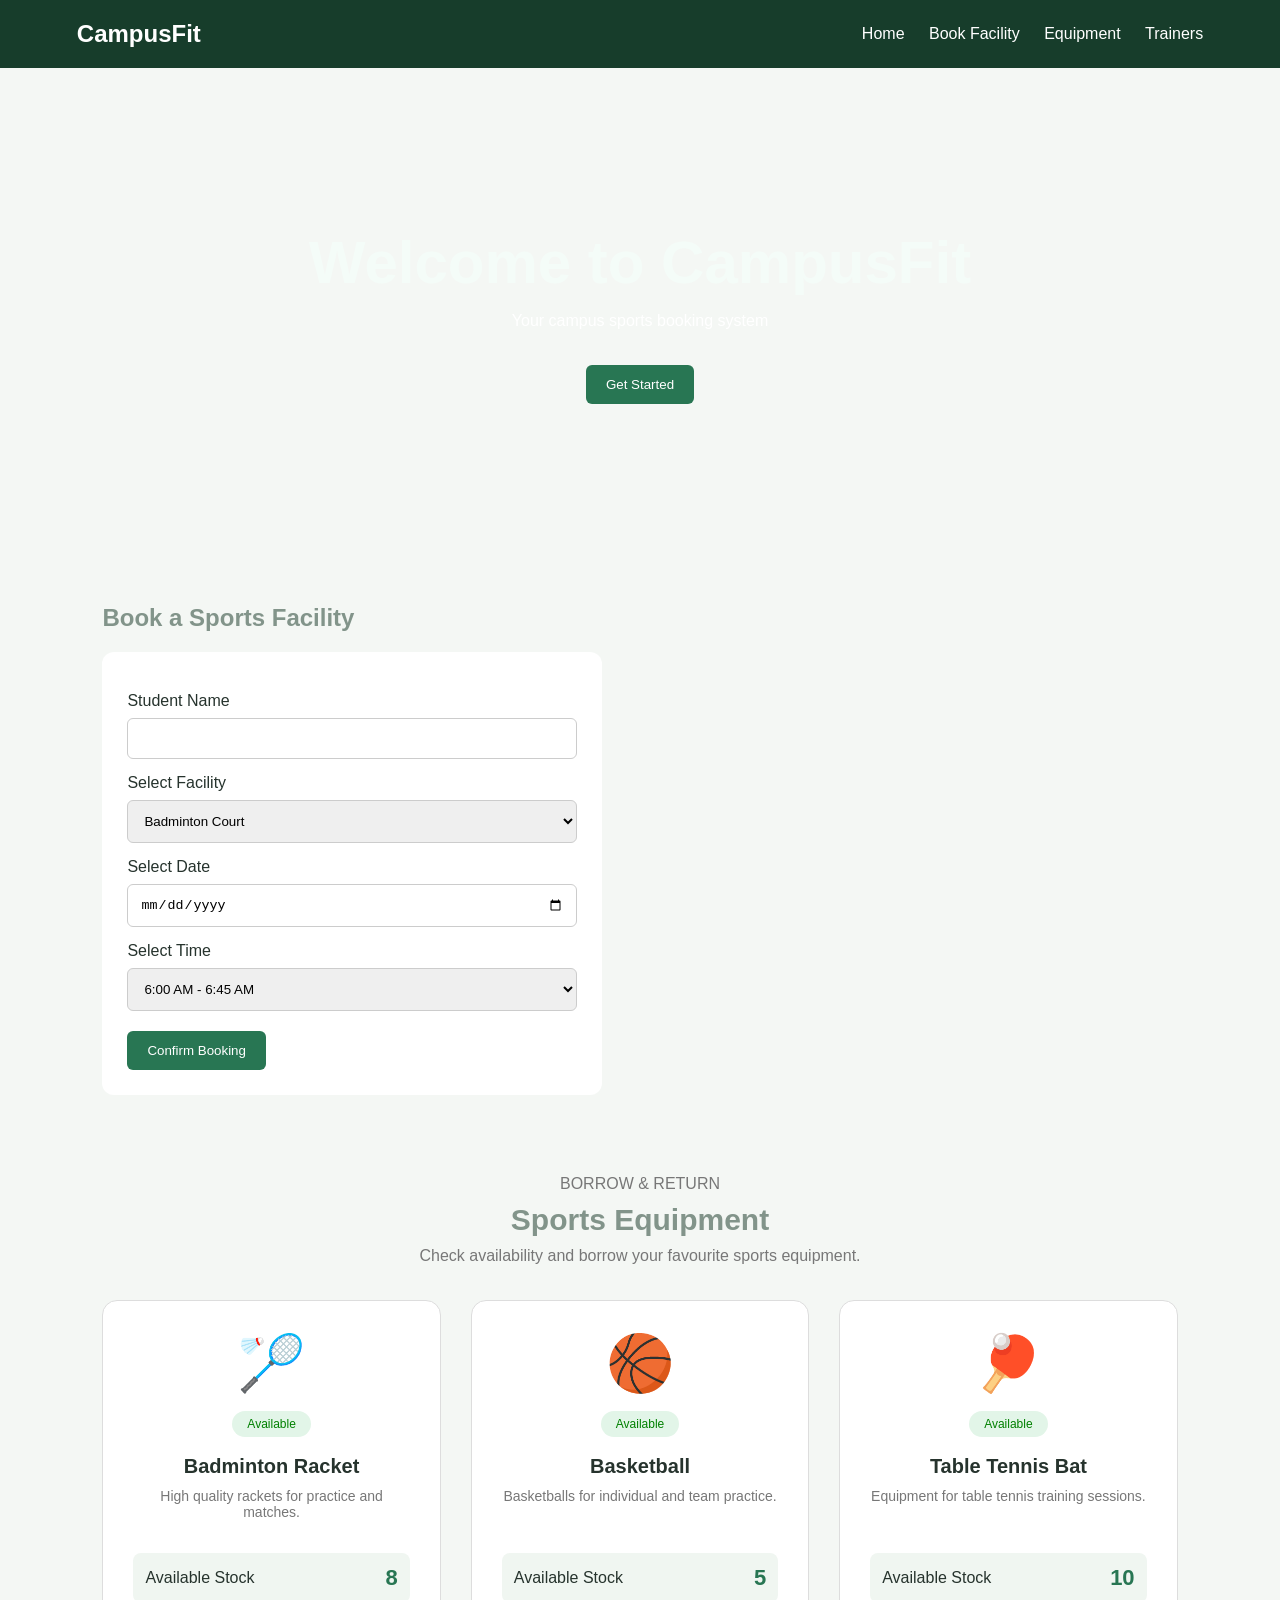
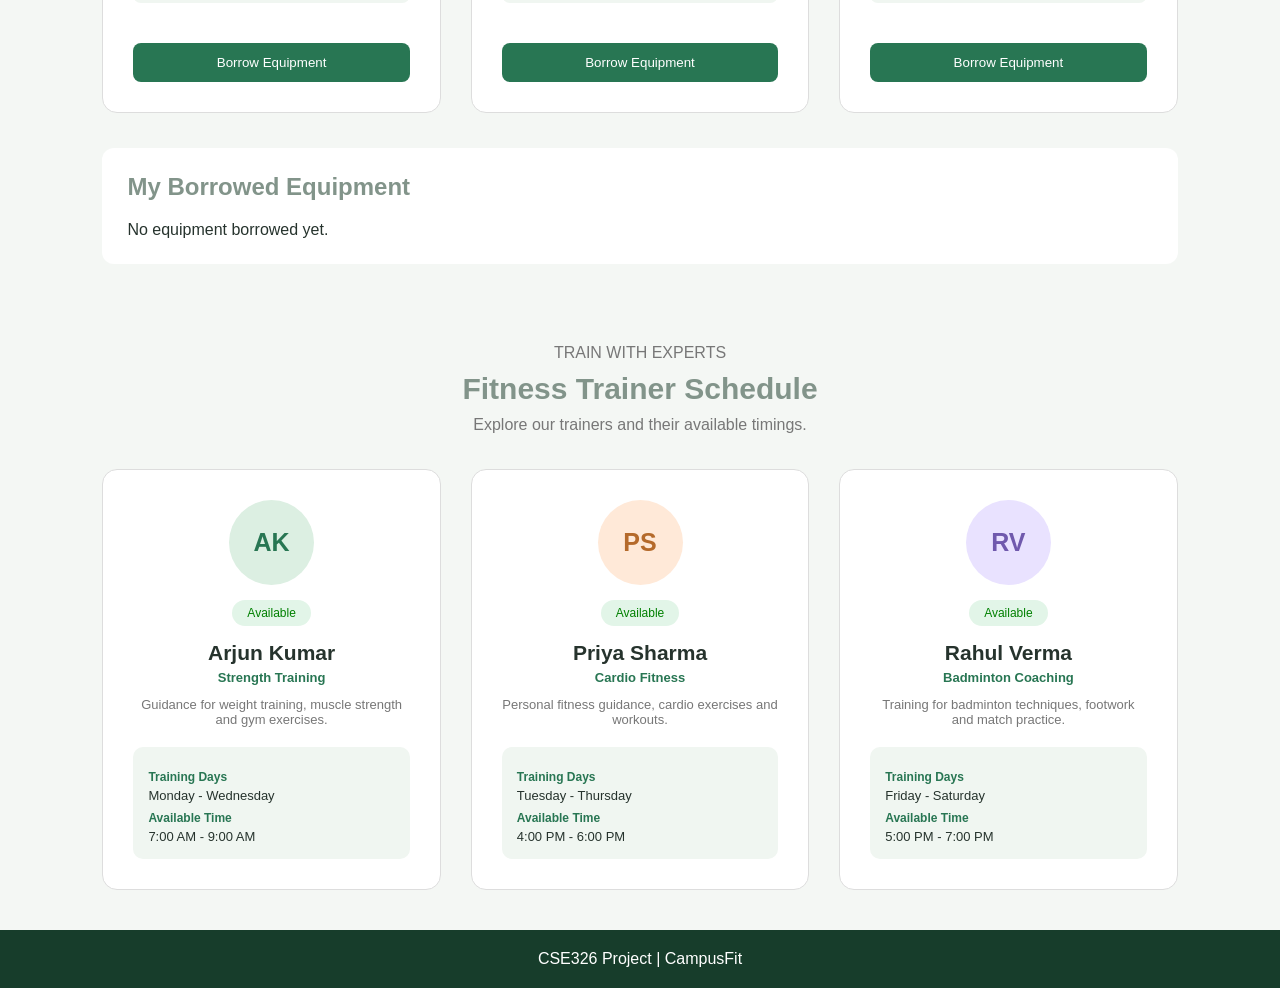
<file: index.html>
<!DOCTYPE html>
<html lang="en">
<head>
    <meta charset="UTF-8">
    <meta name="viewport" content="width=device-width, initial-scale=1.0">

    <title>CampusFit - Sports Booking</title>

    <!-- External CSS Linking -->
    <link rel="stylesheet" href="sport.css">
</head>

<body>

<header>
    <h2>CampusFit</h2>

    <nav>
        <a href="#home">Home</a>
        <a href="#booking">Book Facility</a>
        <a href="#equipment">Equipment</a>
        <a href="#trainers">Trainers</a>
    </nav>
</header>

<section id="home" class="hero">
    <h1>Welcome to CampusFit</h1>
    <p>Your campus sports booking system</p>
    <button onclick="showMessage()">
        Get Started
    </button>
</section>

<section id="booking" >
    <h2>Book a Sports Facility</h2>

    <form id="bookingForm">
        <label>Student Name</label>
        <input type="text" id="studentName" required>

        <label>Select Facility</label>
        <select id="facility">
            <option>Badminton Court</option>
            <option>Cardio Gym</option>
            <option>Weight Training</option>
            <option>TT Room</option>
            <option>Basketball Court</option>
        </select>

        <label>Select Date</label>
        <input type="date" id="date" required>

        <label>Select Time</label>
        <select id="time">
            <option>6:00 AM - 6:45 AM</option>
            <option>6:45 AM - 7:30 AM</option>
            <option>7:30 AM - 8:15 AM</option>
            <option>4:00 PM - 4:45 PM</option>
            <option>4:45 PM - 5:30 PM</option>
            <option>5:30 PM - 6:15 PM</option>
        </select>

        <button type="submit">Confirm Booking</button>
    </form>

    <div id="result"></div>
   
</section>

<section id="equipment">

    <div class="section-heading">
        <p class="eyebrow">BORROW & RETURN</p>
        <h2>Sports Equipment</h2>
        <p>Check availability and borrow your favourite sports equipment.</p>
    </div>

    <div class="equipment-container">

        <!-- Badminton -->
        <div class="equipment-card">
            <div class="equipment-icon">🏸</div>
            <span class="available">Available</span>

            <h3>Badminton Racket</h3>
            <p>High quality rackets for practice and matches.</p>

            <div class="equipment-info">
                <span>Available Stock</span>
                <strong id="racketStock">8</strong>
            </div>

            <button onclick="borrowEquipment('Badminton Racket')">
                Borrow Equipment
            </button>
        </div>

        <!-- Basketball -->
        <div class="equipment-card">
            <div class="equipment-icon">🏀</div>
            <span class="available">Available</span>

            <h3>Basketball</h3>
            <p>Basketballs for individual and team practice.</p>

            <div class="equipment-info">
                <span>Available Stock</span>
                <strong id="basketStock">5</strong>
            </div>

            <button onclick="borrowEquipment('Basketball')">
                Borrow Equipment
            </button>
        </div>

        <!-- Table Tennis -->
        <div class="equipment-card">
            <div class="equipment-icon">🏓</div>
            <span class="available">Available</span>

            <h3>Table Tennis Bat</h3>
            <p>Equipment for table tennis training sessions.</p>

            <div class="equipment-info">
                <span>Available Stock</span>
                <strong id="ttStock">10</strong>
            </div>

            <button onclick="borrowEquipment('TT Bat')">
                Borrow Equipment
            </button>
        </div>

    </div>

    <div class="borrowed-panel">
        <h2>My Borrowed Equipment</h2>
        <div id="borrowList">
            No equipment borrowed yet.
        </div>
    </div>

    <div id="equipmentMessage" class="message"></div>
    

</section>

<section id="trainers">

    <div class="section-heading">
        <p class="eyebrow">TRAIN WITH EXPERTS</p>
        <h2>Fitness Trainer Schedule</h2>
        <p>Explore our trainers and their available timings.</p>
    </div>

    <div class="trainer-container">

        <!-- Trainer 1 -->
        <div class="trainer-card">

            <div class="trainer-avatar">AK</div>

            <span class="trainer-status">Available</span>

            <h3>Arjun Kumar</h3>
            <p class="speciality">Strength Training</p>

            <p>Guidance for weight training,
            muscle strength and gym exercises.</p>

            <div class="schedule-box">
                <h4>Training Days</h4>
                <p>Monday - Wednesday</p>

                <h4>Available Time</h4>
                <p>7:00 AM - 9:00 AM</p>
            </div>

        </div>

        <!-- Trainer 2 -->
        <div class="trainer-card">

            <div class="trainer-avatar avatar2">PS</div>

            <span class="trainer-status">Available</span>

            <h3>Priya Sharma</h3>
            <p class="speciality">Cardio Fitness</p>

            <p>Personal fitness guidance,
            cardio exercises and workouts.</p>

            <div class="schedule-box">
                <h4>Training Days</h4>
                <p>Tuesday - Thursday</p>

                <h4>Available Time</h4>
                <p>4:00 PM - 6:00 PM</p>
            </div>

        </div>

        <!-- Trainer 3 -->
        <div class="trainer-card">

            <div class="trainer-avatar avatar3">RV</div>

            <span class="trainer-status">Available</span>

            <h3>Rahul Verma</h3>
            <p class="speciality">Badminton Coaching</p>

            <p>Training for badminton techniques,
            footwork and match practice.</p>

            <div class="schedule-box">
                <h4>Training Days</h4>
                <p>Friday - Saturday</p>

                <h4>Available Time</h4>
                <p>5:00 PM - 7:00 PM</p>
            </div>

        </div>

    </div>

</section>

<footer>
    <p>CSE326 Project | CampusFit</p>
</footer>

<!-- External JavaScript Linking -->
<script src="sport.js"></script>

</body>
</html>
</file>
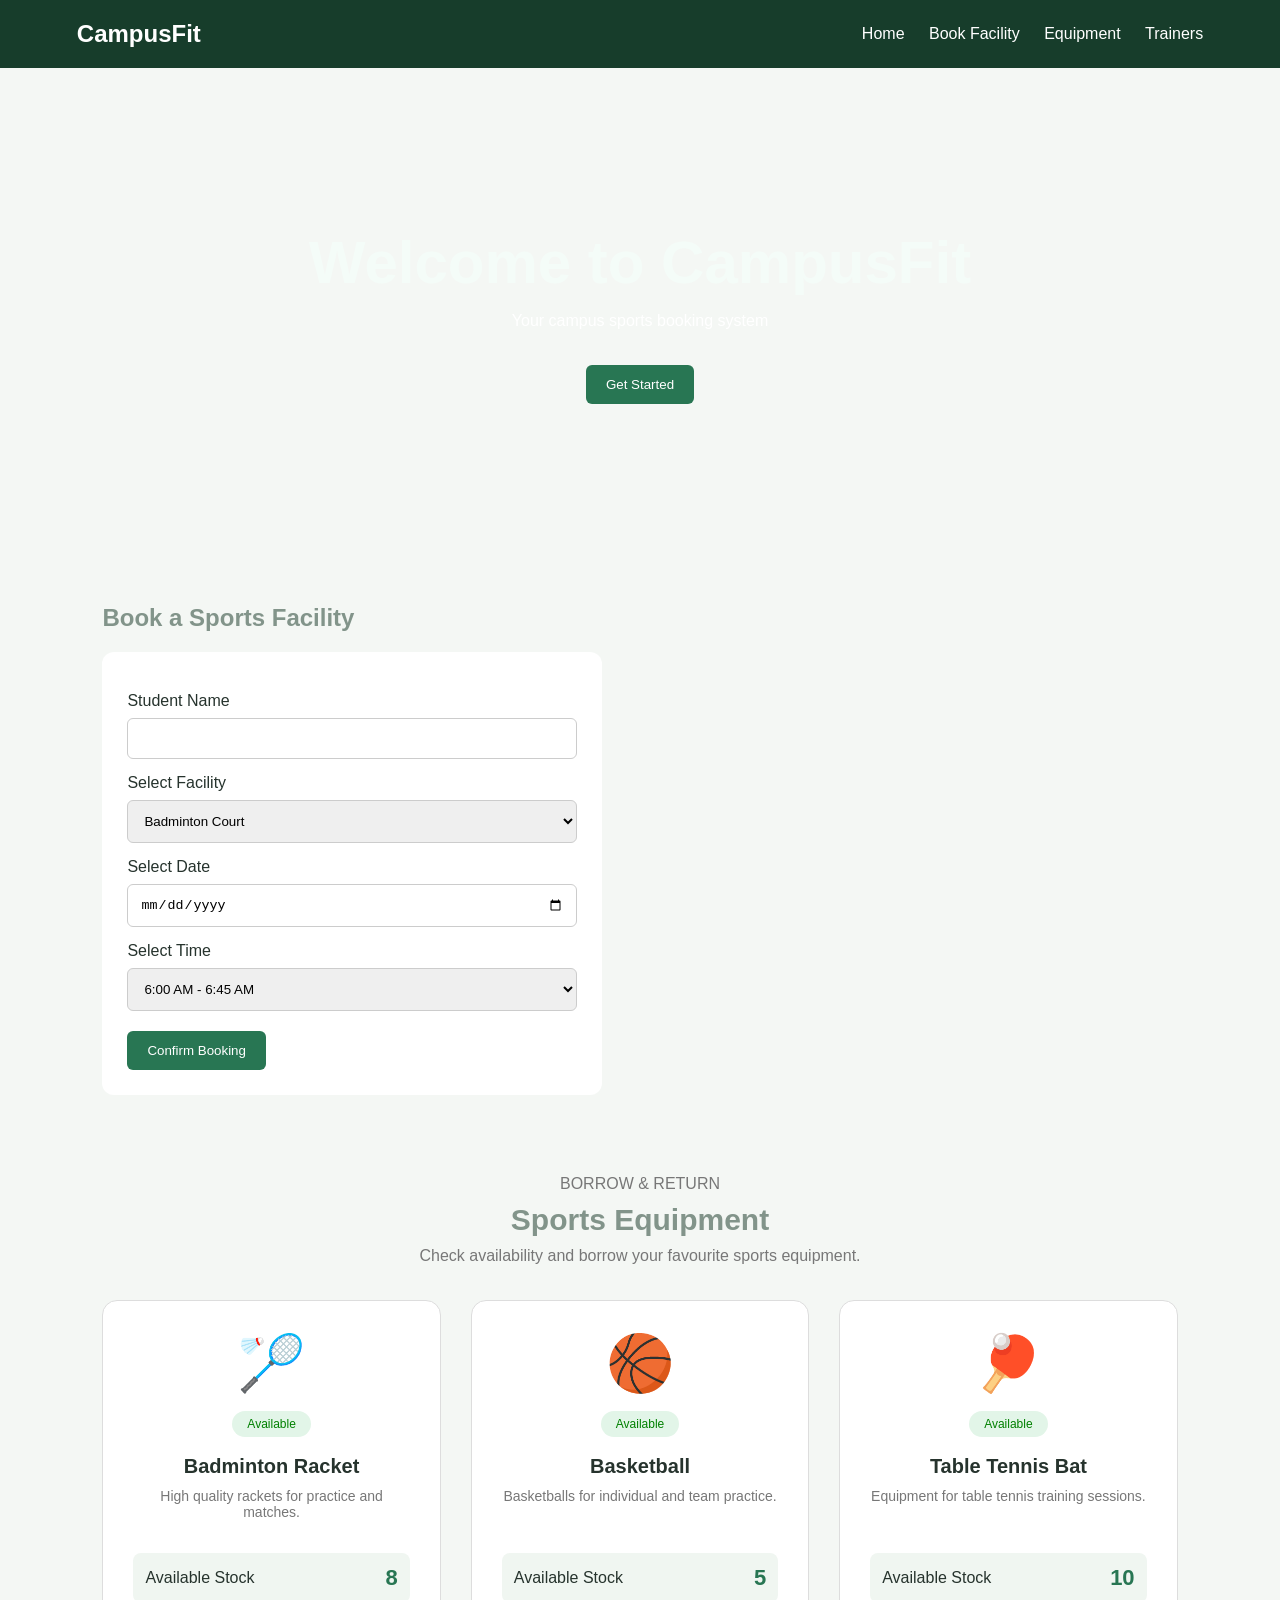
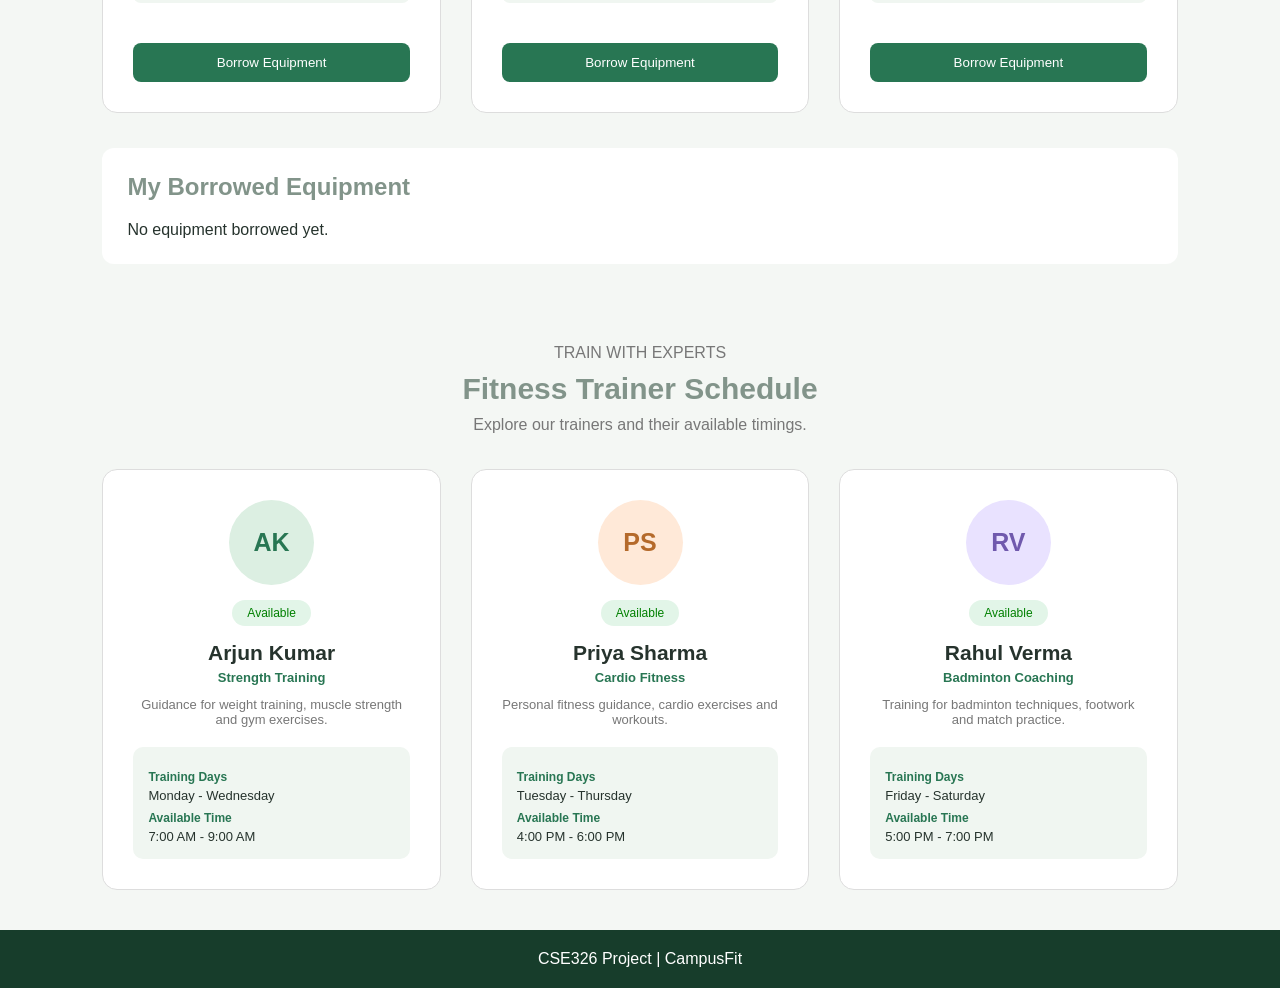
<file: sport.html>
<!DOCTYPE html>
<html lang="en">
<head>
    <meta charset="UTF-8">
    <meta name="viewport" content="width=device-width, initial-scale=1.0">

    <title>CampusFit - Sports Booking</title>

    <!-- External CSS Linking -->
    <link rel="stylesheet" href="sport.css">
</head>

<body>

<header>
    <h2>CampusFit</h2>

    <nav>
        <a href="#home">Home</a>
        <a href="#booking">Book Facility</a>
        <a href="#equipment">Equipment</a>
        <a href="#trainers">Trainers</a>
    </nav>
</header>

<section id="home" class="hero">
    <h1>Welcome to CampusFit</h1>
    <p>Your campus sports booking system</p>
    <button onclick="showMessage()">
        Get Started
    </button>
</section>

<section id="booking" >
    <h2>Book a Sports Facility</h2>

    <form id="bookingForm">
        <label>Student Name</label>
        <input type="text" id="studentName" required>

        <label>Select Facility</label>
        <select id="facility">
            <option>Badminton Court</option>
            <option>Cardio Gym</option>
            <option>Weight Training</option>
            <option>TT Room</option>
            <option>Basketball Court</option>
        </select>

        <label>Select Date</label>
        <input type="date" id="date" required>

        <label>Select Time</label>
        <select id="time">
            <option>6:00 AM - 6:45 AM</option>
            <option>6:45 AM - 7:30 AM</option>
            <option>7:30 AM - 8:15 AM</option>
            <option>4:00 PM - 4:45 PM</option>
            <option>4:45 PM - 5:30 PM</option>
            <option>5:30 PM - 6:15 PM</option>
        </select>

        <button type="submit">Confirm Booking</button>
    </form>

    <div id="result"></div>
   
</section>

<section id="equipment">

    <div class="section-heading">
        <p class="eyebrow">BORROW & RETURN</p>
        <h2>Sports Equipment</h2>
        <p>Check availability and borrow your favourite sports equipment.</p>
    </div>

    <div class="equipment-container">

        <!-- Badminton -->
        <div class="equipment-card">
            <div class="equipment-icon">🏸</div>
            <span class="available">Available</span>

            <h3>Badminton Racket</h3>
            <p>High quality rackets for practice and matches.</p>

            <div class="equipment-info">
                <span>Available Stock</span>
                <strong id="racketStock">8</strong>
            </div>

            <button onclick="borrowEquipment('Badminton Racket')">
                Borrow Equipment
            </button>
        </div>

        <!-- Basketball -->
        <div class="equipment-card">
            <div class="equipment-icon">🏀</div>
            <span class="available">Available</span>

            <h3>Basketball</h3>
            <p>Basketballs for individual and team practice.</p>

            <div class="equipment-info">
                <span>Available Stock</span>
                <strong id="basketStock">5</strong>
            </div>

            <button onclick="borrowEquipment('Basketball')">
                Borrow Equipment
            </button>
        </div>

        <!-- Table Tennis -->
        <div class="equipment-card">
            <div class="equipment-icon">🏓</div>
            <span class="available">Available</span>

            <h3>Table Tennis Bat</h3>
            <p>Equipment for table tennis training sessions.</p>

            <div class="equipment-info">
                <span>Available Stock</span>
                <strong id="ttStock">10</strong>
            </div>

            <button onclick="borrowEquipment('TT Bat')">
                Borrow Equipment
            </button>
        </div>

    </div>

    <div class="borrowed-panel">
        <h2>My Borrowed Equipment</h2>
        <div id="borrowList">
            No equipment borrowed yet.
        </div>
    </div>

    <div id="equipmentMessage" class="message"></div>
    

</section>

<section id="trainers">

    <div class="section-heading">
        <p class="eyebrow">TRAIN WITH EXPERTS</p>
        <h2>Fitness Trainer Schedule</h2>
        <p>Explore our trainers and their available timings.</p>
    </div>

    <div class="trainer-container">

        <!-- Trainer 1 -->
        <div class="trainer-card">

            <div class="trainer-avatar">AK</div>

            <span class="trainer-status">Available</span>

            <h3>Arjun Kumar</h3>
            <p class="speciality">Strength Training</p>

            <p>Guidance for weight training,
            muscle strength and gym exercises.</p>

            <div class="schedule-box">
                <h4>Training Days</h4>
                <p>Monday - Wednesday</p>

                <h4>Available Time</h4>
                <p>7:00 AM - 9:00 AM</p>
            </div>

        </div>

        <!-- Trainer 2 -->
        <div class="trainer-card">

            <div class="trainer-avatar avatar2">PS</div>

            <span class="trainer-status">Available</span>

            <h3>Priya Sharma</h3>
            <p class="speciality">Cardio Fitness</p>

            <p>Personal fitness guidance,
            cardio exercises and workouts.</p>

            <div class="schedule-box">
                <h4>Training Days</h4>
                <p>Tuesday - Thursday</p>

                <h4>Available Time</h4>
                <p>4:00 PM - 6:00 PM</p>
            </div>

        </div>

        <!-- Trainer 3 -->
        <div class="trainer-card">

            <div class="trainer-avatar avatar3">RV</div>

            <span class="trainer-status">Available</span>

            <h3>Rahul Verma</h3>
            <p class="speciality">Badminton Coaching</p>

            <p>Training for badminton techniques,
            footwork and match practice.</p>

            <div class="schedule-box">
                <h4>Training Days</h4>
                <p>Friday - Saturday</p>

                <h4>Available Time</h4>
                <p>5:00 PM - 7:00 PM</p>
            </div>

        </div>

    </div>

</section>

<footer>
    <p>CSE326 Project | CampusFit</p>
</footer>

<!-- External JavaScript Linking -->
<script src="sport.js"></script>

</body>
</html>
</file>
<file: sport.css>
/* Basic styling */
* {
    margin: 0;
    padding: 0;
    box-sizing: border-box;
}

body {
    font-family: Arial, sans-serif;
    background: #f4f7f4;
    color: #26332d;
}

/* Navigation */
header {
    background: #173d2b;
    color: white;
    padding: 20px 6%;
    display: flex;
    justify-content: space-between;
    align-items: center;
}

nav a {
    color: white;
    text-decoration: none;
    margin-left: 20px;
}

nav a:hover {
    color: #a8e6b8;
}

/* Hero section */
.hero {
    text-align: center;
    padding: 160px 40px;
    background-image:url("https://images.pexels.com/photos/32681170/pexels-photo-32681170/free-photo-of-male-volleyball-player-performing-a-powerful-jump-serve.jpeg?h=1000&w=1500&fit=crop");
    background-size: cover;
}

.hero h1 {
    font-size: 60px;
    color: #f4fcf8;
}

.hero p {
    margin: 15px;
    color: white;
}

/* Sections */
section {
    padding: 40px 8%;
}

section h2 {
    color: #82948a;
    margin-bottom: 20px;
}

/* Forms */
form {
    background: white;
    padding: 25px;
    max-width: 500px;
    border-radius: 12px;
}

label {
    display: block;
    margin-top: 15px;
}

input, select {
    width: 100%;
    padding: 12px;
    margin-top: 8px;
    border: 1px solid #ccc;
    border-radius: 6px;
}

/* Buttons */
button {
    background: #287653;
    color: white;
    border: none;
    padding: 12px 20px;
    margin-top: 20px;
    border-radius: 6px;
    cursor: pointer;
}

button:hover {
    background: #174b32;
}

/* Footer */
footer {
    background: #173d2b;
    color: white;
    text-align: center;
    padding: 20px;
}

/* Responsive design */
@media (max-width: 600px) {
    header {
        flex-direction: column;
        gap: 15px;
    }

    nav a {
        margin: 5px;
    }

    .hero h1 {
        font-size: 28px;
    }
}
/* SECTION HEADINGS */

.section-heading {
    text-align: center;
    margin-bottom: 35px;
}

.section-heading h2 {
    font-size: 30px;
    margin: 10px 0;
}

.section-heading p {
    color: #777;
}


/* SPORTS EQUIPMENT SECTION */

.equipment-container {
    display: grid;
    grid-template-columns: repeat(3, 1fr);
    gap: 30px;
}

.equipment-card {
    background: white;
    padding: 30px;
    border-radius: 15px;
    text-align: center;
    border: 1px solid #ddd;
    min-height: 340px;
    transition: 0.3s;
}

.equipment-card:hover {
    transform: translateY(-6px);
    box-shadow: 0 8px 20px #00000015;
}

.equipment-icon {
    font-size: 55px;
    margin-bottom: 15px;
}

.available {
    display: inline-block;
    background: #e2f5e8;
    color: green;
    padding: 6px 15px;
    border-radius: 20px;
    font-size: 12px;
}

.equipment-card h3 {
    margin: 18px 0 10px;
    font-size: 20px;
}

.equipment-card p {
    color: #777;
    font-size: 14px;
    min-height: 45px;
}

.equipment-info {
    display: flex;
    justify-content: space-between;
    align-items: center;
    margin: 20px 0;
    padding: 12px;
    background: #f0f6f1;
    border-radius: 8px;
}

.equipment-info strong {
    color: #287653;
    font-size: 22px;
}

.equipment-card button {
    width: 100%;
    background: #287653;
    color: white;
    padding: 12px;
    border: none;
    border-radius: 8px;
    cursor: pointer;
}

.equipment-card button:hover {
    background: #174b32;
}


/* BORROWED EQUIPMENT */

.borrowed-panel {
    background: white;
    padding: 25px;
    margin-top: 35px;
    border-radius: 12px;
}

.borrowed-panel h2 {
    margin-bottom: 20px;
}


/* TRAINER SECTION */

.trainer-container {
    display: grid;
    grid-template-columns: repeat(3, 1fr);
    gap: 30px;
}

.trainer-card {
    background: white;
    padding: 30px;
    border-radius: 15px;
    border: 1px solid #ddd;
    text-align: center;
    min-height: 390px;
    transition: 0.3s;
}

.trainer-card:hover {
    transform: translateY(-6px);
    box-shadow: 0 8px 20px #00000015;
}

.trainer-avatar {
    width: 85px;
    height: 85px;
    background: #dcefe2;
    color: #287653;
    border-radius: 50%;
    display: grid;
    place-items: center;
    font-size: 25px;
    font-weight: bold;
    margin: 0 auto 15px;
}

.avatar2 {
    background: #ffe9d8;
    color: #b56a2b;
}

.avatar3 {
    background: #e9e2ff;
    color: #7059ad;
}

.trainer-status {
    display: inline-block;
    background: #e2f5e8;
    color: green;
    padding: 6px 15px;
    border-radius: 20px;
    font-size: 12px;
}

.trainer-card h3 {
    font-size: 21px;
    margin-top: 15px;
}

.speciality {
    color: #287653 !important;
    font-weight: bold;
    margin: 5px 0 12px;
}

.trainer-card > p {
    color: #777;
    font-size: 13px;
}

.schedule-box {
    background: #f0f6f1;
    padding: 15px;
    border-radius: 10px;
    margin-top: 20px;
    text-align: left;
}

.schedule-box h4 {
    color: #287653;
    font-size: 12px;
    margin-top: 8px;
}

.schedule-box p {
    font-size: 13px;
    margin-top: 4px;
}


/* RESPONSIVE DESIGN */

@media (max-width: 900px) {

    .equipment-container,
    .trainer-container {
        grid-template-columns: repeat(2, 1fr);
    }

}

@media (max-width: 600px) {

    .equipment-container,
    .trainer-container {
        grid-template-columns: 1fr;
    }

    .equipment-card,
    .trainer-card {
        min-height: auto;
    }

}
.message {
    margin-top: 20px;
    padding: 15px;
    border-radius: 8px;
    text-align: center;
    font-weight: bold;
    display: none;
}

.success-message {
    display: block;
    background: #dff5e5;
    color: #207542;
    border: 1px solid #a8dfb8;
}

.error-message {
    display: block;
    background: #ffe5e5;
    color: #c0392b;
    border: 1px solid #f2b5b5;
}
</file>
